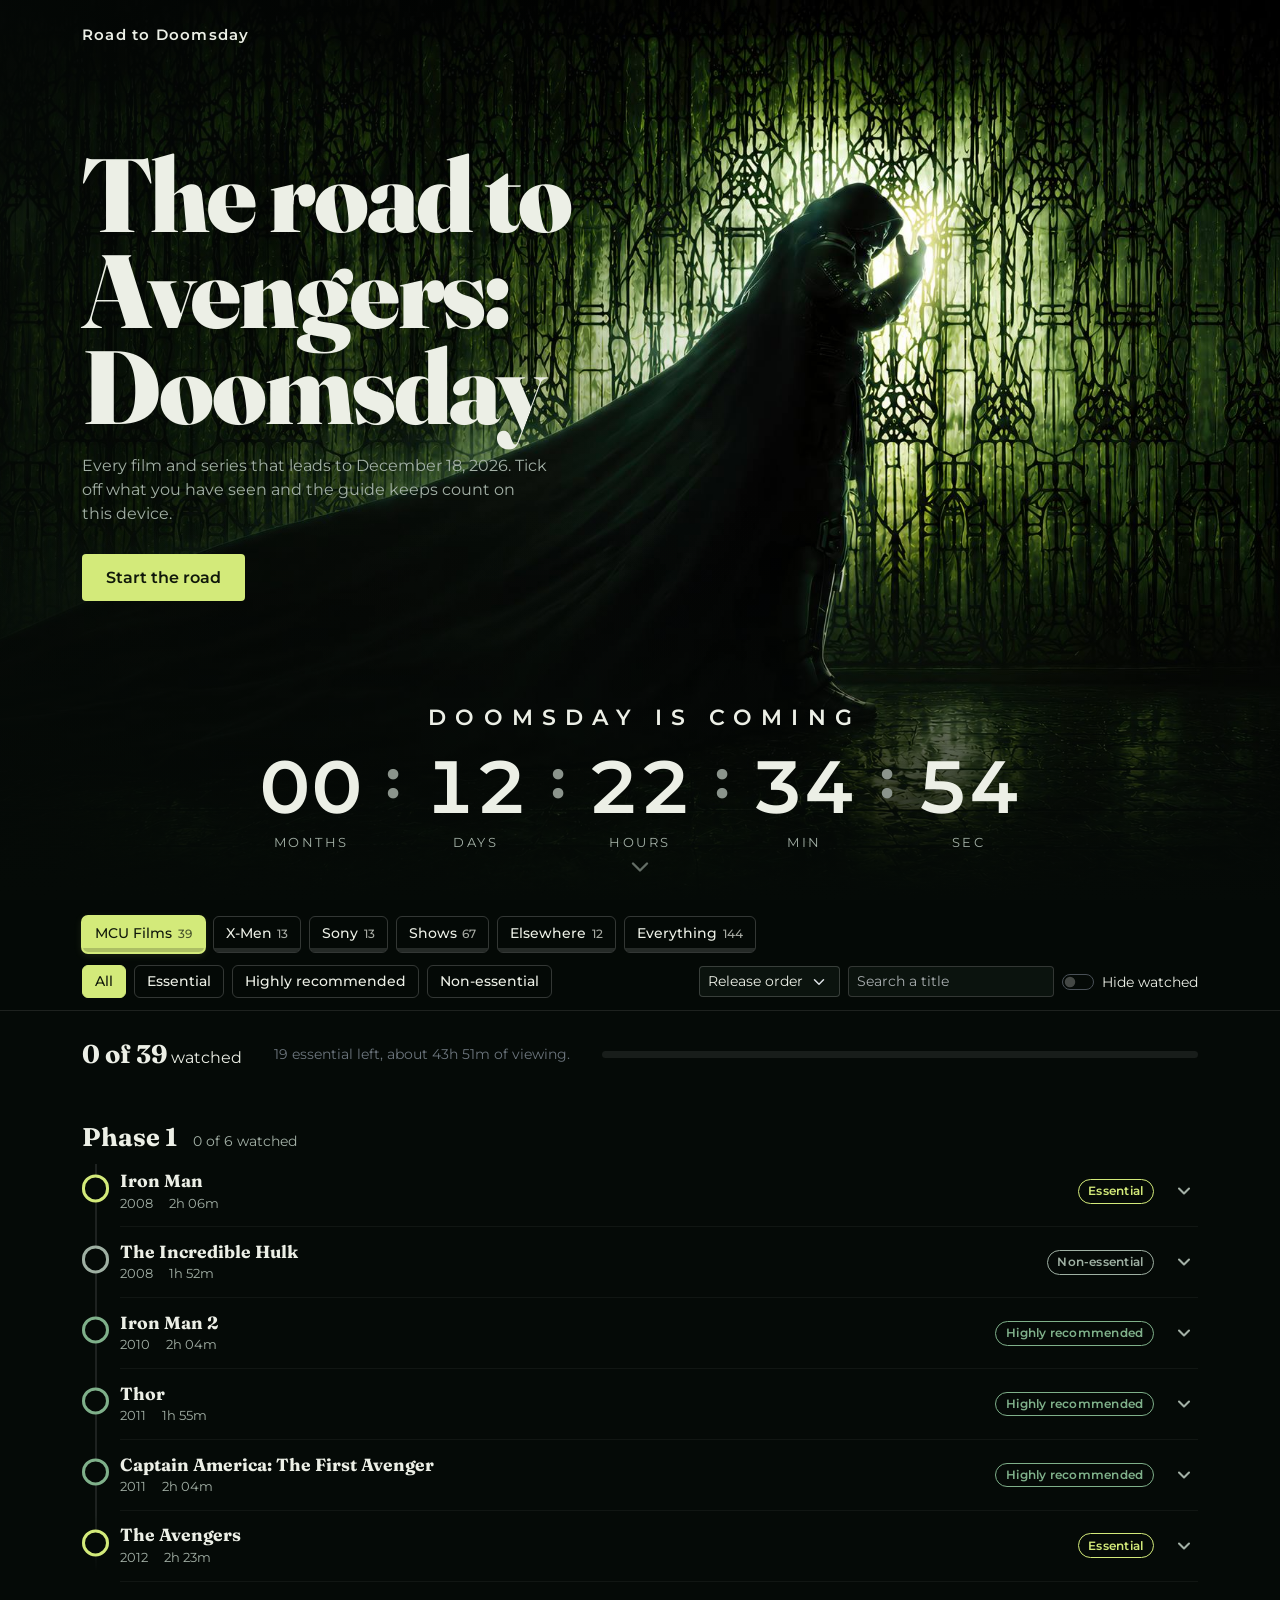
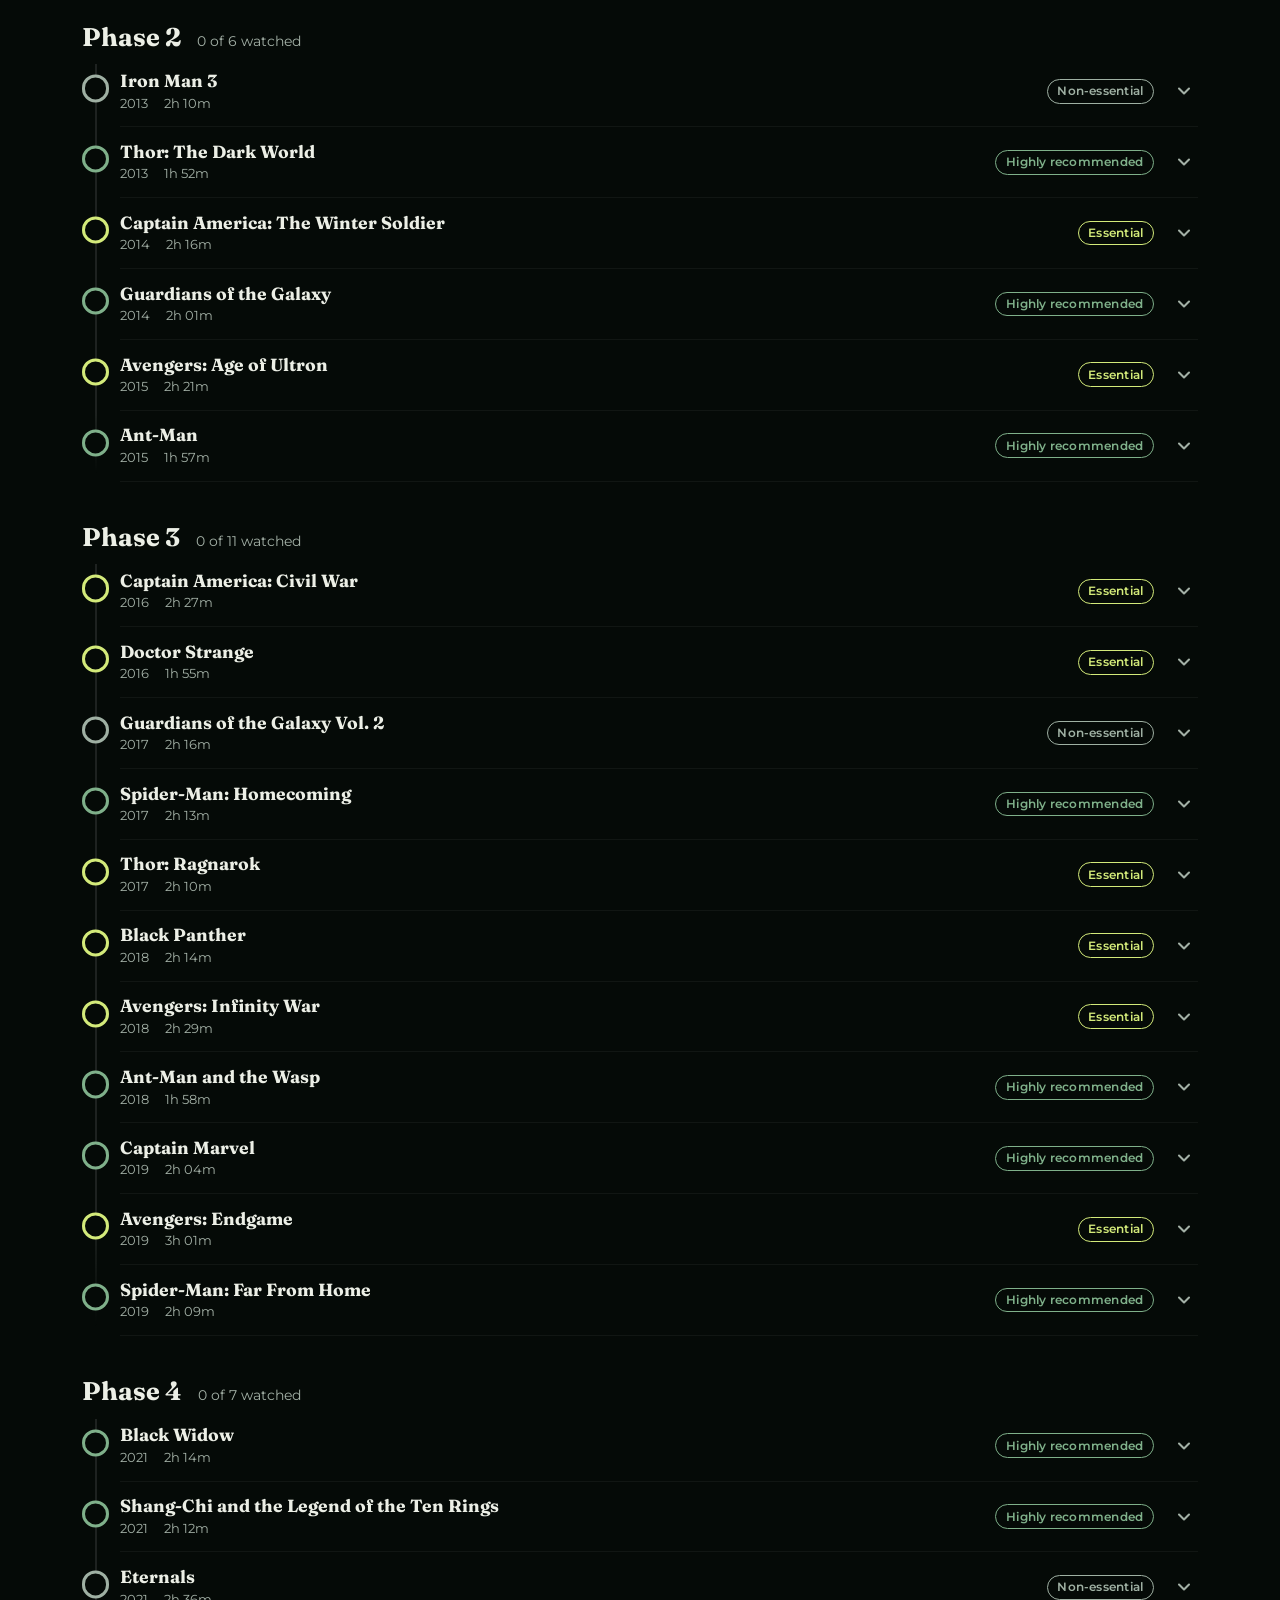
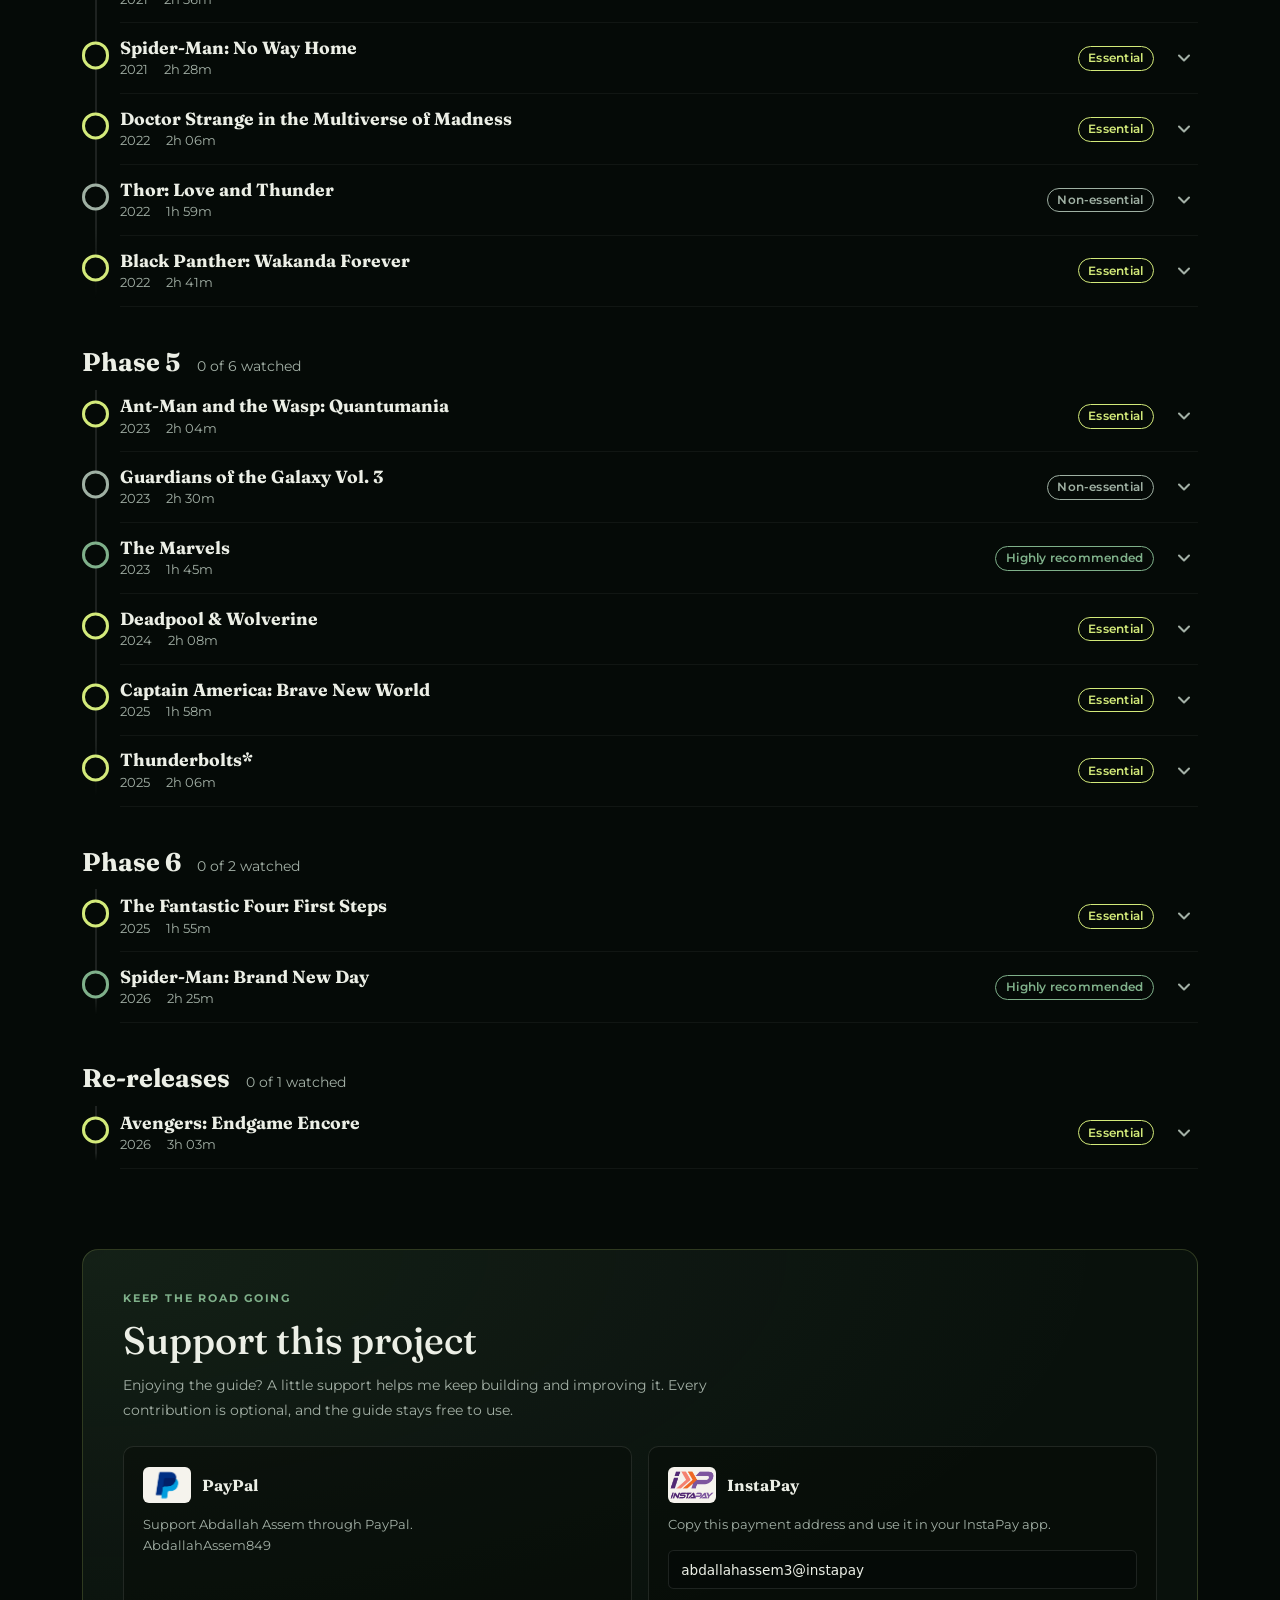
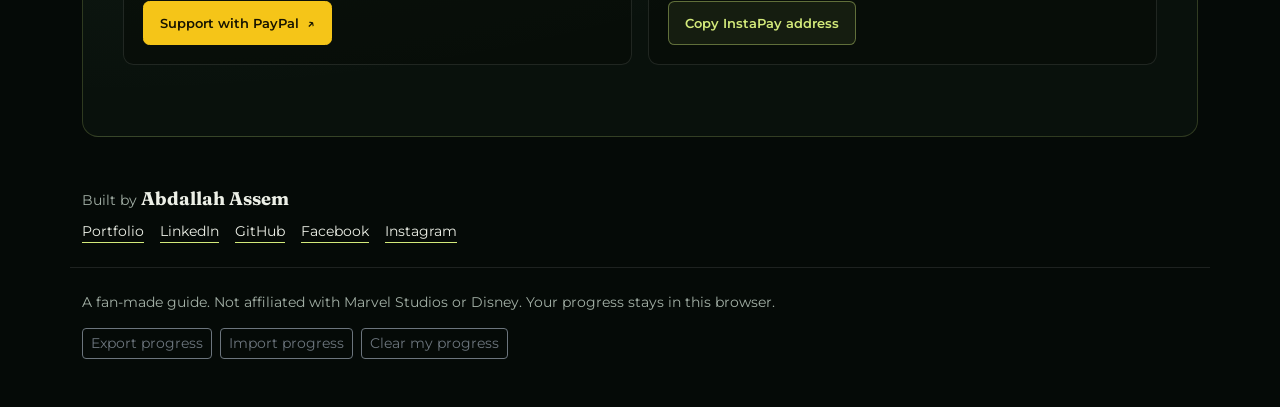
<file: index.html>
<!DOCTYPE html>
<html lang="en" data-bs-theme="dark">
<head>
<meta charset="utf-8">
<meta name="viewport" content="width=device-width, initial-scale=1">
<title>Road to Doomsday: MCU watch guide</title>
<meta name="description" content="Everything to watch before Avengers: Doomsday, with your progress saved on this device.">
<link rel="preload" as="image" href="doom-bg.jpg">
<link rel="preconnect" href="https://fonts.googleapis.com">
<link rel="preconnect" href="https://fonts.gstatic.com" crossorigin>
<link href="https://fonts.googleapis.com/css2?family=Fraunces:opsz,wght@9..144,700;9..144,900&family=Montserrat:wght@400;500;600;700&display=swap" rel="stylesheet">
<link href="https://cdn.jsdelivr.net/npm/bootstrap@5.3.3/dist/css/bootstrap.min.css" rel="stylesheet">
<style>
:root{--ink:#050a07;--glow:#d3ea7a;--sage:#7fb08a;--grey:#9fb0a3;--bone:#ecefe6;--muted:#a3b0a6;--line:#ffffff1a;
--bs-body-bg:var(--ink);--bs-body-color:var(--bone);--bs-body-font-family:'Montserrat',system-ui,sans-serif}
body{background:var(--ink)}
body::before{content:"";position:fixed;inset:0;z-index:-1;background:linear-gradient(#050a07e8,#050a07e8),url(doom-bg.jpg) 72% center/cover no-repeat}
h1,h2,h3{font-family:'Fraunces',Georgia,serif;text-wrap:balance}
:focus-visible{outline:2px solid var(--glow);outline-offset:3px}

/* ── Entrance animations ── */
@keyframes rise{from{opacity:0;transform:translateY(24px)}to{opacity:1;transform:none}}
@keyframes bounce{0%,100%{transform:translateY(0)}50%{transform:translateY(8px)}}
@keyframes progress-shine{0%{background-position:200% 0}100%{background-position:-200% 0}}
@media (prefers-reduced-motion:reduce){
  @keyframes rise{from{}to{}}
  @keyframes bounce{0%,100%{}50%{}}
  @keyframes progress-shine{0%{}100%{}}
  *{transition:none!important;animation:none!important}
}

/* Hero */
.hero{position:relative;min-height:100svh;display:flex;flex-direction:column;padding:1.5rem 0 3rem;
background:linear-gradient(to top,#050a07 0,#050a0700 45%),linear-gradient(90deg,#050a07c0 0,#050a0700 60%),url(doom-bg.jpg) 72% center/cover no-repeat}
.brand{font-weight:600;letter-spacing:.08em;font-size:.95rem}
.hero-main{flex:1;display:flex;align-items:center}
.hero h1{font-weight:900;font-size:clamp(2.8rem,8.5vw,6.5rem);line-height:.92;letter-spacing:-.02em;margin:0}
.hero .lede{max-width:30rem;color:var(--muted);margin:1.25rem 0 1.75rem;text-wrap:pretty}
.hero-main>div>*{animation:rise .7s ease-out backwards}
.hero-main>div>*:nth-child(1){animation-delay:.1s}
.hero-main>div>*:nth-child(2){animation-delay:.25s}
.hero-main>div>*:nth-child(3){animation-delay:.4s}
.count{animation:rise .7s ease-out .55s backwards}
.btn-glow{background:var(--glow);color:#10180a;font-weight:600;border:0;padding:.7rem 1.5rem;border-radius:.25rem;transition:background .2s,transform .15s}
.btn-glow:hover{background:#e4f59a;color:#10180a}
.btn-glow:active{transform:scale(.97)}

/* Scroll cue */
.scroll-cue{position:absolute;bottom:1.2rem;left:50%;translate:-50% 0;color:var(--muted);opacity:.6;transition:opacity .2s,color .2s;animation:bounce 2s infinite;line-height:0}
.scroll-cue:hover{color:var(--glow);opacity:1}

/* Counter */
.count{text-align:center}
.coming{font-weight:600;letter-spacing:.42em;text-transform:uppercase;font-size:clamp(.8rem,2.4vw,1.35rem);margin:0 0 1rem;padding-left:.42em}
.units{display:flex;justify-content:center;align-items:flex-start;gap:clamp(.4rem,2vw,1.2rem)}
.u{min-width:clamp(3rem,11vw,7rem)}
.u b{display:block;font-weight:600;font-size:clamp(2rem,8vw,4.6rem);line-height:1;font-variant-numeric:tabular-nums;will-change:contents}
.u span{display:block;margin-top:.6rem;font-size:clamp(.55rem,1.6vw,.8rem);letter-spacing:.2em;text-transform:uppercase;color:var(--muted)}
.units i{font-style:normal;font-weight:700;font-size:clamp(1.6rem,6vw,3.4rem);line-height:1.05;color:#8b948c}

/* Toolbar */
.tabs{flex-wrap:wrap;gap:.5rem;padding:.25rem 0}
.tabs .btn{white-space:nowrap;position:relative;overflow:hidden;padding-bottom:.55rem;transition:box-shadow .2s}
.tabs .btn.active{box-shadow:0 0 0 1px var(--glow),0 2px 8px #d3ea7a22}
.tb{position:absolute;left:0;right:0;bottom:0;height:4px;background:#ffffff22}
.tb i{display:block;height:100%;background:var(--glow);transition:width .4s}
.tabs .btn.active .tb{background:#10180a33}.tabs .btn.active .tb i{background:#10180a}
@media (max-width:991px){.toolbar{position:static}}
.btn-chip{--bs-btn-color:var(--bone);--bs-btn-border-color:#ffffff30;--bs-btn-hover-bg:#ffffff14;--bs-btn-hover-color:var(--bone);--bs-btn-active-bg:var(--glow);--bs-btn-active-color:#10180a;--bs-btn-active-border-color:var(--glow);--bs-btn-padding-y:.35rem;font-size:.85rem;font-weight:500;transition:background .2s,border-color .2s,color .2s}
.btn-chip small{opacity:.7;margin-left:.35rem}
.btn-chip.active[data-imp="E"]{background:var(--glow)!important;color:#10180a!important;border-color:var(--glow)!important}
.btn-chip.active[data-imp="H"]{background:var(--sage)!important;color:#10180a!important;border-color:var(--sage)!important}
.btn-chip.active[data-imp="N"]{background:var(--grey)!important;color:var(--ink)!important;border-color:var(--grey)!important}

.toolbar{position:sticky;top:0;z-index:20;background:#050a07ee;backdrop-filter:blur(8px);border-bottom:1px solid var(--line);padding:.75rem 0;transition:box-shadow .3s}
.toolbar.scrolled{box-shadow:0 .5rem 1.5rem #0006}
.form-control,.form-select{background-color:#0b130e;border-color:#ffffff30;font-size:.85rem}
input[type="search"]::-webkit-search-cancel-button{filter:invert(1) opacity(.5);cursor:pointer;appearance:auto}

.summary{display:flex;flex-wrap:wrap;gap:.5rem 2rem;align-items:center;padding:1.5rem 0 .5rem}
.summary strong{font-family:'Fraunces',serif;font-size:1.6rem}
.progress{height:.4rem;background:#ffffff14;flex:1 1 14rem;overflow:hidden}
.progress-bar{background:var(--glow);background-image:linear-gradient(90deg,var(--glow),#e4f59a,var(--glow));background-size:200% 100%;animation:progress-shine 3s linear infinite;transition:width .4s}

/* Phase headings */
.phase{margin:2.5rem 0 .25rem;display:flex;align-items:baseline;gap:1rem;flex-wrap:wrap}
.phase h2{font-size:1.6rem;font-weight:700;margin:0;transition:color .3s}
.phase span{color:var(--muted);font-size:.85rem}
.phase.phase-done h2{color:var(--glow)}
.phase.phase-done h2::after{content:" \2713";font-size:.65em;font-weight:700}

/* Timeline road */
ul.road{list-style:none;margin:0;padding:0 0 0 2.4rem;position:relative}
ul.road::before{content:"";position:absolute;left:.8rem;top:.5rem;bottom:.5rem;width:2px;
  background:linear-gradient(to bottom,var(--line) 0%,var(--line) 85%,transparent 100%)}
.stop{position:relative;display:flex;align-items:center;gap:1rem;padding:.85rem 0;border-bottom:1px solid #ffffff0d;flex-wrap:wrap;transition:background .2s}
.stop:hover{background:#ffffff06;border-radius:.3rem}
.stop:hover .info h3{color:var(--glow);transition:color .2s}
.node{position:absolute;left:-2.4rem;top:2rem;translate:0 -50%;width:1.7rem;height:1.7rem;border-radius:50%;border:3px solid var(--grey);background:var(--ink);color:#10180a;display:grid;place-items:center;padding:0;font-size:.85rem;font-weight:700;cursor:pointer;transition:background .25s,transform .15s,border-color .25s}
.node:hover{transform:scale(1.12)}
.node:active{transform:scale(.9)}
.imp-E .node{border-color:var(--glow)}.imp-H .node{border-color:var(--sage)}
.done .node{background:var(--glow);border-color:var(--glow);color:var(--ink);box-shadow:0 0 0 4px #d3ea7a12}
.stop.done{background:#7fb08a12;border-radius:.5rem;box-shadow:inset 3px 0 0 #7fb08a55;padding-left:.65rem;padding-right:.65rem}
.stop.done:hover{background:#7fb08a1c}
.info{flex:1;min-width:0;cursor:pointer}
.info h3{font-size:1.1rem;font-weight:700;margin:0;transition:color .2s}
.done .info h3{color:var(--bone)}
.meta{display:flex;flex-wrap:wrap;gap:.2rem 1rem;color:var(--muted);font-size:.8rem;margin-top:.15rem}
.tag{font-size:.75rem;font-weight:600;padding:.15rem .6rem;border-radius:1rem;border:1px solid currentColor;white-space:nowrap;letter-spacing:.02em}
.imp-E .tag{color:var(--glow)}.imp-H .tag{color:var(--sage)}.imp-N .tag{color:var(--grey)}
.chev{margin-left:auto;background:none;border:0;color:var(--muted);padding:.25rem;border-radius:50%;line-height:0;transition:transform .2s,color .2s}
.chev:hover{color:var(--glow)}
.open .chev{transform:rotate(180deg);color:var(--glow)}
.detail{flex-basis:100%;padding:.25rem 0 .4rem}
.detail[hidden]{display:none}
.about{color:#d4dbd1;font-size:.95rem;line-height:1.65;margin:0 0 .85rem;max-width:46rem;text-wrap:pretty}
.rates{display:flex;flex-wrap:wrap;align-items:center;gap:.5rem 1.1rem}
.sc{display:inline-flex;align-items:center;gap:.4rem;font-size:.85rem;color:var(--muted)}
.sc svg{width:1.3rem;height:1.3rem;flex:none}
.sc b{font-size:.95rem}
.sc.f b{color:#ff6a4d}.sc.r b{color:#8ad66b}
.rate{display:inline-flex;align-items:center;gap:.35rem;font-size:.85rem;font-weight:600}
.rate[hidden]{display:none}
.im{font-style:normal;background:#f5c518;color:#111;font-weight:800;font-size:.65rem;padding:0 .3rem;border-radius:.2rem;line-height:1.35}
.imdb-link{display:inline-flex;align-items:center;justify-content:center;min-height:38px;padding:.4rem .7rem;border:1px solid #f5c51866;border-radius:.35rem;background:#f5c51812;font-size:.8rem;font-weight:600;text-decoration:none;color:#f5c518}
.imdb-link:hover{background:#f5c51825}
.imdb-link:hover,.more:hover{text-decoration:underline}
.more{font-size:.8rem;font-weight:600;color:var(--glow);text-decoration:none;margin-left:auto}

/* Empty state */
.empty{text-align:center;padding:3rem 0;color:var(--muted)}
.empty svg{opacity:.4;margin-bottom:.5rem}
.empty button{margin-top:.75rem}

footer{padding:3rem 0;color:var(--muted);font-size:.85rem}
.credit{border-bottom:1px solid var(--line)}
.credit strong{color:var(--bone);font-family:'Fraunces',serif;font-size:1.15rem}
.credit a{color:var(--bone);text-decoration:none;border-bottom:1px solid var(--glow);padding-bottom:1px}
.credit a:hover{color:var(--glow)}

/* ── Mobile ── */
@media (max-width:575px){
  .tabs{display:flex!important;overflow-x:auto;scroll-snap-type:x mandatory;-webkit-overflow-scrolling:touch;-webkit-overflow-scrolling:touch}
  .tabs .btn{flex:none;scroll-snap-align:start;white-space:nowrap;line-height:1.25;padding-inline:.5rem}
  .tabs .btn small{display:inline;margin:0}
  .toolbar .row{gap:.5rem}
  .toolbar .form-select,.toolbar .form-control{font-size:.8rem}
  .stop{flex-wrap:wrap;gap:.4rem .8rem}
  .info{flex-basis:100%}
}
@media (pointer:coarse){
  .node{width:2rem;height:2rem}
  .chev{padding:.5rem}
  .btn-chip{padding:.5rem .8rem}
}
</style>
<link rel="stylesheet" href="support.css">
<script src="support.js" defer></script>
</head>
<body>

<header class="hero">
  <div class="container d-flex flex-column flex-grow-1">
    <div class="brand">Road to Doomsday</div>
    <div class="hero-main">
      <div>
        <h1>The road to<br>Avengers:<br>Doomsday</h1>
        <p class="lede">Every film and series that leads to December 18, 2026. Tick off what you have seen and the guide keeps count on this device.</p>
        <a class="btn btn-glow" href="#guide">Start the road</a>
      </div>
    </div>
    <div class="count" role="timer" aria-label="Time until Avengers: Doomsday">
      <p class="coming">Doomsday is coming</p>
      <div class="units">
        <div class="u"><b id="c-mo">00</b><span>Months</span></div><i>:</i>
        <div class="u"><b id="c-d">00</b><span>Days</span></div><i>:</i>
        <div class="u"><b id="c-h">00</b><span>Hours</span></div><i>:</i>
        <div class="u"><b id="c-m">00</b><span>Min</span></div><i>:</i>
        <div class="u"><b id="c-s">00</b><span>Sec</span></div>
      </div>
    </div>
  </div>
  <a href="#guide" class="scroll-cue" aria-label="Scroll to guide">
    <svg width="28" height="28" viewBox="0 0 24 24" fill="none" stroke="currentColor" stroke-width="2" stroke-linecap="round" stroke-linejoin="round"><path d="M6 9l6 6 6-6"/></svg>
  </a>
</header>

<div id="guide" class="toolbar">
  <div class="container">
    <div class="d-flex tabs mb-2" id="tabs" role="tablist" aria-label="Collections"></div>
    <div class="row g-2 align-items-center">
      <div class="col-12 col-lg">
        <div class="d-flex flex-wrap gap-2" role="group" aria-label="Importance">
          <button class="btn btn-chip" data-imp="all">All</button>
          <button class="btn btn-chip" data-imp="E">Essential</button>
          <button class="btn btn-chip" data-imp="H">Highly recommended</button>
          <button class="btn btn-chip" data-imp="N">Non-essential</button>
        </div>
      </div>
      <div class="col-6 col-lg-auto">
        <select class="form-select form-select-sm" id="sort" aria-label="Sort order">
          <option value="release">Release order</option>
          <option value="story">Story order</option>
          <option value="new">Newest first</option>
        </select>
      </div>
      <div class="col-6 col-lg-auto"><input class="form-control form-control-sm" id="q" type="search" placeholder="Search a title" aria-label="Search a title"></div>
      <div class="col-12 col-lg-auto">
        <div class="form-check form-switch mb-0"><input class="form-check-input" type="checkbox" id="unw"><label class="form-check-label small" for="unw">Hide watched</label></div>
      </div>
    </div>
  </div>
</div>

<main class="container pb-5">
  <div class="summary" id="summary"></div>
  <div id="list"></div>
</main>

<section class="container support-section" aria-labelledby="support-heading">
  <div class="support-panel">
    <p class="support-eyebrow">Keep the road going</p>
    <h2 id="support-heading">Support this project</h2>
    <p class="support-intro">Enjoying the guide? A little support helps me keep building and improving it. Every contribution is optional, and the guide stays free to use.</p>
    <div class="support-options">
      <div class="support-option">
        <h3 class="support-method"><span class="support-logo support-logo-paypal"><img src="paypal-logo.png" alt="" loading="lazy" width="1817" height="1266"></span>PayPal</h3>
        <p>Support Abdallah Assem through PayPal.<br><span>AbdallahAssem849</span></p>
        <a class="support-action support-paypal" href="https://www.paypal.com/paypalme/AbdallahAssem849" target="_blank" rel="noopener noreferrer">Support with PayPal <span aria-hidden="true">&#8599;</span></a>
      </div>
      <div class="support-option">
        <h3 class="support-method"><span class="support-logo"><img src="instapay-logo.png" alt="" loading="lazy" width="512" height="512"></span>InstaPay</h3>
        <p>Copy this payment address and use it in your InstaPay app.</p>
        <label class="visually-hidden" for="support-instapay">InstaPay payment address</label>
        <input class="support-address" id="support-instapay" value="abdallahassem3@instapay" readonly spellcheck="false" autocomplete="off">
        <button class="support-action" type="button" data-copy-instapay>Copy InstaPay address</button>
      </div>
    </div>
    <p class="support-status" role="status" aria-live="polite"></p>
  </div>
</section>

<footer>
  <div class="container credit pb-4 mb-4">
    <p class="mb-2">Built by <strong>Abdallah Assem</strong></p>
    <nav class="d-flex flex-wrap gap-3" aria-label="Abdallah Assem on the web">
      <a href="https://abdallah-assem-portfolio.abdallahassem3.workers.dev/" target="_blank" rel="noopener">Portfolio</a>
      <a href="http://www.linkedin.com/in/abdallah-assem" target="_blank" rel="noopener">LinkedIn</a>
      <a href="https://github.com/Abdallah-Assem" target="_blank" rel="noopener">GitHub</a>
      <a href="https://facebook.com/abdallah.assem.7" target="_blank" rel="noopener">Facebook</a>
      <a href="https://instagram.com/abdallahassem_" target="_blank" rel="noopener">Instagram</a>
    </nav>
  </div>
  <div class="container d-flex flex-wrap justify-content-between gap-3">
    <span>A fan-made guide. Not affiliated with Marvel Studios or Disney. Your progress stays in this browser.</span>
    <div class="d-flex flex-wrap gap-2">
      <button class="btn btn-sm btn-outline-secondary" id="export">Export progress</button>
      <button class="btn btn-sm btn-outline-secondary" id="import">Import progress</button>
      <button class="btn btn-sm btn-outline-secondary" id="reset">Clear my progress</button>
      <input type="file" id="importFile" accept="application/json" hidden>
    </div>
  </div>
</footer>

<script src="https://cdn.jsdelivr.net/npm/bootstrap@5.3.3/dist/js/bootstrap.bundle.min.js"></script>
<script>
/* Titles live in data.json: kind M MCU film, X X-Men, S Sony, W other Marvel films, T series. importance E/H/N. */
const D=[];
const TABS=[["M","MCU Films"],["X","X-Men"],["S","Sony"],["T","Shows"],["W","Elsewhere"],["A","Everything"]];
const IMP={E:"Essential",H:"Highly recommended",N:"Non-essential"};
const KIND={M:"MCU film",X:"X-Men universe",S:"Sony",W:"Marvel elsewhere",T:"Series or special"};
const GL={X:"X-Men universe",S:"Sony's Spider-Man films",W:"Other Marvel adaptations",T:"Netflix, Hulu and Freeform"};
const GKEYS=["1","2","3","4","5","6","7","0X","0S","0W","0T"];
const gk=d=>d.p?String(d.p):"0"+d.k;
const gl=k=>k[0]==="0"?GL[k[1]]:(k==="7"?"Re-releases":"Phase "+k);

const KEY="roadToDoomsday.v2";
const DEF={tab:"M",imp:"all",unw:false,sort:"release",q:"",watched:[]};
let S=load();
function load(){try{return Object.assign({},DEF,JSON.parse(localStorage.getItem(KEY)||"{}"))}catch(e){return Object.assign({},DEF)}}
function save(){try{localStorage.setItem(KEY,JSON.stringify(S))}catch(e){}}
const $=s=>document.querySelector(s);
const esc=s=>s.replace(/[&<>"]/g,c=>({"&":"&amp;","<":"&lt;",">":"&gt;",'"':"&quot;"}[c]));
const fmt=m=>!m?"Airing now":m<60?m+"m":Math.floor(m/60)+"h "+String(m%60).padStart(2,"0")+"m";
const inTab=d=>S.tab==="A"||d.k===S.tab;
const base=t=>t.replace(/^Marvel One-Shot: /,"").replace(/ \(Season \d+\)$/,"");
const imdbHref=d=>/^tt\d+$/.test(d.ii||"")?"https://www.imdb.com/title/"+d.ii+"/":"https://www.imdb.com/find/?s=tt&q="+encodeURIComponent(base(d.t)+(d.k==="T"?"":" "+d.y));
const SV=(b)=>`<svg viewBox="0 0 24 24" aria-hidden="true">${b}</svg>`;
const ICON={
  tom:SV('<circle cx="12" cy="14" r="8" fill="#fa320a"/><path d="M12 6.5C11 4 8.5 3.5 7 4.3c1.3.4 2.3 1.4 3 2.7zm0 0c1-2.5 3.5-3 5-2.2-1.3.4-2.3 1.4-3 2.7z" fill="#5cb85c"/>'),
  rot:SV('<path d="M12 3.5c2.6 0 3.6 2 5.6 3s3.4 4.1 1.6 7.1-4 5.9-7.6 5.9-7-2.2-7-6.2 2-5.9 4.8-7.9z" fill="#6ac34a"/>'),
  pop:SV('<circle cx="8" cy="8" r="3" fill="#ffe29a"/><circle cx="12" cy="6.5" r="3.2" fill="#fff1bd"/><circle cx="16" cy="8" r="3" fill="#ffe29a"/><path d="M5.8 10h12.4l-1.7 11.5H7.5z" fill="#fa320a"/><path d="M9.6 10l.7 11.5M14.4 10l-.7 11.5" stroke="#fff" stroke-width="1.5"/>'),
  popr:SV('<path d="M5.8 10h12.4l-1.7 11.5H7.5z" fill="#6ac34a"/><path d="M9.6 10l.7 11.5M14.4 10l-.7 11.5" stroke="#fff" stroke-width="1.5"/>')
};
function rates(d){
  const sc=(v,lab,good,bad)=>v==null?"":`<span class="sc ${v<60?"r":"f"}">${v<60?bad:good}<b>${v}%</b>${lab}</span>`;
  const im=`<span class="rate" title="${d.ib?(d.k==="T"?"IMDb rating for the whole series":"IMDb rating"):"IMDb rating unavailable"}"><i class="im">IMDb</i>${d.ib?Number(d.ib).toFixed(1):"N/A"}</span>`;
  return `<div class="rates">${sc(d.rc,"Critic",ICON.tom,ICON.rot)}${sc(d.ra,"Audience",ICON.pop,ICON.popr)}${im}
    <a class="imdb-link" href="${imdbHref(d)}" target="_blank" rel="noopener" aria-label="Open ${esc(d.t)} on IMDb">IMDb &#8599;</a>
    <a class="more" href="details.html?id=${encodeURIComponent(d.id)}">Read more &rarr;</a></div>`;
}
const sortMode=()=>S.sort==="story"&&S.tab!=="M"?"release":S.sort;

function visible(){
  const a=D.filter(d=>inTab(d)&&
    !(S.imp!=="all"&&d.i!==S.imp)&&
    !(S.unw&&S.watched.includes(d.id))&&
    !(S.q&&!d.t.toLowerCase().includes(S.q.toLowerCase())));
  const m=sortMode();
  if(m==="story")a.sort((x,y)=>x.s-y.s);
  else if(m==="new")a.sort((x,y)=>y.y-x.y);
  else a.sort((x,y)=>x.y-y.y);
  return a;
}
const OPEN=new Set();
function row(d){
  const w=S.watched.includes(d.id),o=OPEN.has(d.id);
  return `<li class="stop imp-${d.i} ${w?"done":""} ${o?"open":""}" data-id="${esc(d.id)}">
    <button class="node" data-w="${esc(d.id)}" aria-pressed="${w}" title="${w?'Mark as unwatched':'Mark as watched'}" aria-label="Mark ${esc(d.t)} as ${w?'unwatched':'watched'}">${w?"&#10003;":""}</button>
    <div class="info"><h3>${esc(d.t)}</h3><div class="meta"><span>${d.y}</span><span>${fmt(d.m)}</span>${S.tab==="A"?`<span>${KIND[d.k]}</span>`:""}</div></div>
    <span class="tag">${IMP[d.i]}</span>
    <button class="chev" data-x="${esc(d.id)}" aria-expanded="${o}" aria-label="Show details for ${esc(d.t)}"><svg width="20" height="20" viewBox="0 0 24 24" fill="none" stroke="currentColor" stroke-width="2.5" stroke-linecap="round" stroke-linejoin="round"><path d="M6 9l6 6 6-6"/></svg></button>
    <div class="detail" ${o?"":"hidden"}>${d.a?`<p class="about">${esc(d.a)}</p>`:""}${rates(d)}</div>
  </li>`;
}
function toggleOpen(li){
  const id=li.dataset.id,o=!OPEN.has(id);
  o?OPEN.add(id):OPEN.delete(id);
  li.classList.toggle("open",o);
  li.querySelector(".detail").hidden=!o;
  li.querySelector(".chev").setAttribute("aria-expanded",o);
}
function renderList(){
  const scope=D.filter(inTab),ess=scope.filter(d=>d.i==="E"),left=ess.filter(d=>!S.watched.includes(d.id));
  const w=scope.filter(d=>S.watched.includes(d.id)).length,pct=Math.round(w/scope.length*100);
  $("#summary").innerHTML=`<div><strong>${w} of ${scope.length}</strong> watched</div>
    <div class="text-secondary small">${!ess.length?"Nothing here is marked essential. Watch what you like.":left.length?`${left.length} essential left, about ${fmt(left.reduce((n,d)=>n+d.m,0))} of viewing.`:"Every essential title here is done."}</div>
    <div class="progress" role="progressbar" aria-label="Watched in this collection" aria-valuenow="${pct}" aria-valuemin="0" aria-valuemax="100"><div class="progress-bar" style="width:${pct}%"></div></div>`;
  const a=visible();let html="";
  if(!a.length){
    const allWatched=S.unw&&scope.length>0&&scope.every(d=>S.watched.includes(d.id));
    html=allWatched
      ?`<div class="empty"><svg width="48" height="48" viewBox="0 0 24 24" fill="none" stroke="currentColor" stroke-width="1.5"><circle cx="12" cy="12" r="10"/><path d="M8 12l3 3 5-6"/></svg><p>You've watched everything in this collection! Toggle "Hide watched" off to review.</p></div>`
      :`<div class="empty"><svg width="48" height="48" viewBox="0 0 24 24" fill="none" stroke="currentColor" stroke-width="1.5"><circle cx="11" cy="11" r="8"/><path d="M21 21l-4.35-4.35"/></svg><p>Nothing matches these filters.</p><button class="btn btn-sm btn-outline-secondary" id="clearFilters">Clear filters</button></div>`;
  }
  else if(sortMode()==="release"){
    GKEYS.forEach(k=>{
      const g=a.filter(d=>gk(d)===k);if(!g.length)return;
      const all=scope.filter(d=>gk(d)===k),n=all.filter(d=>S.watched.includes(d.id)).length;
      const doneCls=n===all.length&&all.length>0?"phase-done":"";
      html+=`<div class="phase ${doneCls}"><h2>${gl(k)}</h2><span>${n} of ${all.length} watched</span></div><ul class="road">${g.map(row).join("")}</ul>`;
    });
  }else html=`<ul class="road mt-4">${a.map(row).join("")}</ul>`;
  $("#list").innerHTML=html;
}
function render(){
  $("#tabs").innerHTML=TABS.map(([k,n])=>{
    const sc=D.filter(d=>k==="A"||d.k===k),w=sc.filter(d=>S.watched.includes(d.id)).length,p=sc.length?Math.round(w/sc.length*100):0;
    return `<button class="btn btn-chip ${S.tab===k?"active":""}" data-tab="${k}" role="tab" aria-selected="${S.tab===k}" title="${w} of ${sc.length} watched">${n}<small>${sc.length}</small><span class="tb" role="progressbar" aria-label="${n} watched" aria-valuenow="${p}" aria-valuemin="0" aria-valuemax="100"><i style="width:${p}%"></i></span></button>`;
  }).join("");
  document.querySelectorAll("[data-imp]").forEach(b=>b.classList.toggle("active",b.dataset.imp===S.imp));
  const st=$("#sort").querySelector('[value="story"]');st.hidden=st.disabled=S.tab!=="M";
  $("#sort").value=sortMode();$("#unw").checked=S.unw;$("#q").value=S.q;
  renderList();
}
const toggle=(a,id)=>{const i=a.indexOf(id);i>-1?a.splice(i,1):a.push(id)};
document.addEventListener("click",e=>{
  if(e.target.closest("#clearFilters")){
    S.imp="all";S.q="";S.unw=false;$("#q").value="";$("#unw").checked=false;
    document.querySelectorAll("[data-imp]").forEach(b=>b.classList.toggle("active",b.dataset.imp==="all"));
    save();renderList();return;
  }
  const inf=e.target.closest(".info");
  if(inf&&!e.target.closest("a,button")){toggleOpen(inf.closest("li"));return}
  const b=e.target.closest("button");if(!b)return;
  if(b.dataset.x!==undefined){toggleOpen(b.closest("li"));return}
  if(b.dataset.w!==undefined)toggle(S.watched,b.dataset.w);
  else if(b.dataset.tab)S.tab=b.dataset.tab;
  else if(b.dataset.imp)S.imp=b.dataset.imp;
  else if(b.id==="export"){
    const a=document.createElement("a");
    a.href=URL.createObjectURL(new Blob([JSON.stringify({watched:S.watched},null,2)],{type:"application/json"}));
    a.download="road-to-doomsday-progress.json";a.click();URL.revokeObjectURL(a.href);return;
  }
  else if(b.id==="import"){$("#importFile").click();return}
  else if(b.id==="reset"){if(!confirm("Clear everything you have marked on this device?"))return;S=Object.assign({},DEF,{watched:[]})}
  else return;
  save();render();
});
 $("#importFile").addEventListener("change",e=>{
  const f=e.target.files[0];if(!f)return;
  f.text().then(t=>{
    const j=JSON.parse(t),ok=a=>Array.isArray(a)&&a.every(x=>typeof x==="string");
    if(!ok(j.watched))throw 0;
    S.watched=j.watched;save();render();
  }).catch(()=>alert("That file is not a valid progress export.")).finally(()=>{e.target.value=""});
});
 $("#sort").addEventListener("change",e=>{S.sort=e.target.value;save();render()});
 $("#unw").addEventListener("change",e=>{S.unw=e.target.checked;save();renderList()});

/* Debounced search */
let searchTimer;
 $("#q").addEventListener("input",e=>{
  clearTimeout(searchTimer);
  searchTimer=setTimeout(()=>{S.q=e.target.value;save();renderList()},150);
});

/* Sticky toolbar shadow on scroll */
window.addEventListener("scroll",()=>{$("#guide").classList.toggle("scrolled",window.scrollY>10)},{passive:true});

/* Countdown to December 18, 2026, split into calendar months, days, hours, minutes and seconds */
const T=new Date("2026-12-18T00:00:00"),pad=n=>String(n).padStart(2,"0");
function tick(){
  const now=new Date();let mo=0,ms=Math.max(0,T-now);
  if(T>now){
    mo=(T.getFullYear()-now.getFullYear())*12+T.getMonth()-now.getMonth();
    let a=new Date(now);a.setMonth(a.getMonth()+mo);
    if(a>T){mo--;a=new Date(now);a.setMonth(a.getMonth()+mo)}
    ms=T-a;
  }
  const v={mo,d:Math.floor(ms/864e5),h:Math.floor(ms/36e5)%24,m:Math.floor(ms/6e4)%60,s:Math.floor(ms/1e3)%60};
  for(const k in v)$("#c-"+k).textContent=pad(v[k]);
}
function loadData(){
  fetch("data.json").then(r=>{if(!r.ok)throw 0;return r.json()}).then(rows=>{
    rows.forEach(r=>{
      const d={k:r.kind,t:r.title,y:r.year,m:r.minutes,i:r.importance||"N",p:r.phase||0,s:r.story,rc:r.rtCritic,ra:r.rtAudience,a:r.about,ib:r.imdbRating,ii:r.imdbId,id:r.kind+"|"+r.title};
      D.push(d);
    });
    render();
  }).catch(()=>{$("#list").innerHTML='<p class="empty">Could not load data.json. Serve this folder over HTTP (for example with VS Code Live Server) or publish it on GitHub Pages.</p>'});
}
window.addEventListener("storage",e=>{if(e.key===KEY||e.key===null){S=load();if(D.length)render()}});
window.addEventListener("pageshow",()=>{S=load();if(D.length)render()});
tick();setInterval(tick,1000);loadData();
</script>
</body>
</html>
</file>
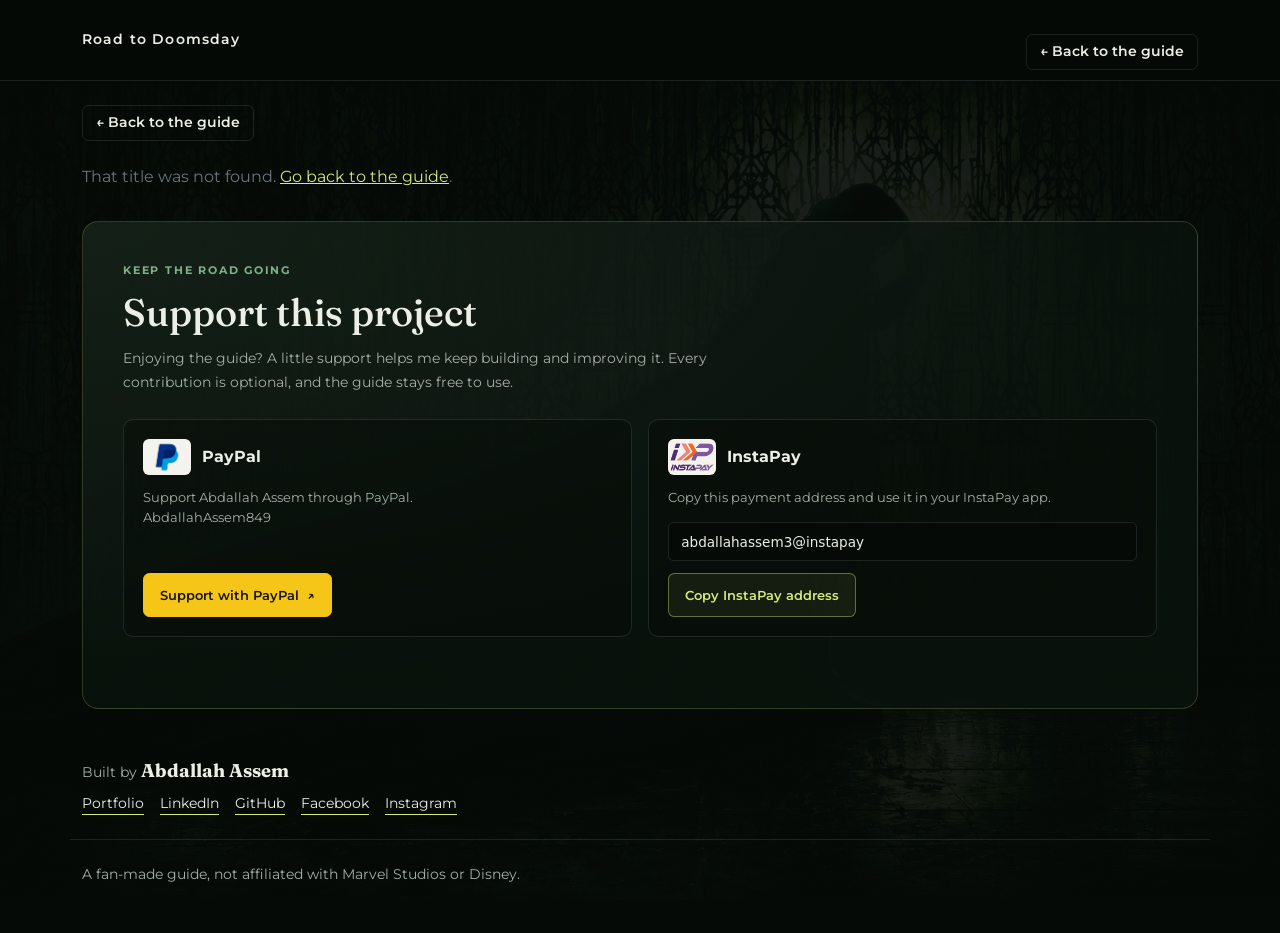
<file: details.html>
<!DOCTYPE html>
<html lang="en" data-bs-theme="dark">
<head>
<meta charset="utf-8">
<meta name="viewport" content="width=device-width, initial-scale=1">
<title>Details | Road to Doomsday</title>
<link rel="preconnect" href="https://fonts.googleapis.com">
<link rel="preconnect" href="https://fonts.gstatic.com" crossorigin>
<link href="https://fonts.googleapis.com/css2?family=Fraunces:opsz,wght@9..144,700;9..144,900&family=Montserrat:wght@400;500;600;700&display=swap" rel="stylesheet">
<link href="https://cdn.jsdelivr.net/npm/bootstrap@5.3.3/dist/css/bootstrap.min.css" rel="stylesheet">
<style>
:root{--ink:#050a07;--glow:#d3ea7a;--sage:#7fb08a;--grey:#9fb0a3;--bone:#ecefe6;--muted:#a3b0a6;--line:#ffffff1a;
--bs-body-bg:var(--ink);--bs-body-color:var(--bone);--bs-body-font-family:'Montserrat',system-ui,sans-serif}
body{background:var(--ink);min-height:100vh}
body::before{content:"";position:fixed;inset:0;z-index:-1;background:linear-gradient(#050a07ea,#050a07ea),url(doom-bg.jpg) 70% center/cover no-repeat}
h1,h2{font-family:'Fraunces',Georgia,serif;text-wrap:balance}
:focus-visible{outline:2px solid var(--glow);outline-offset:3px}
a{color:var(--glow)}

/* Top bar */
.topbar{background:#050a07ee;backdrop-filter:blur(8px);border-bottom:1px solid var(--line);padding:.6rem 0;position:sticky;top:0;z-index:20}
.topbar .brand{font-weight:600;letter-spacing:.08em;font-size:.9rem;color:var(--bone);text-decoration:none}
.topbar .brand:hover{color:var(--glow)}

/* Back button */
.back{display:inline-flex;align-items:center;gap:.4rem;margin:1.5rem 0;color:var(--bone);text-decoration:none;font-weight:600;font-size:.9rem;padding:.4rem .8rem;border:1px solid var(--line);border-radius:.4rem;transition:all .2s}
.back:hover{border-color:var(--glow);color:var(--glow);background:#ffffff06}

/* Entrance animation */
@keyframes rise{from{opacity:0;transform:translateY(20px)}to{opacity:1;transform:none}}
#main>.row{animation:rise .5s ease-out}
@media (prefers-reduced-motion:reduce){@keyframes rise{from{}to{}}*{animation:none!important;transition:none!important}}

/* Poster */
.poster{width:100%;max-width:280px;border-radius:.5rem;box-shadow:0 1rem 3rem #000a;background:#0b130e;transition:transform .3s,box-shadow .3s}
.poster:hover{transform:translateY(-4px) scale(1.02);box-shadow:0 1.5rem 4rem #000d}

/* Title & facts */
h1{font-weight:900;font-size:clamp(2rem,6vw,3.6rem);line-height:1;letter-spacing:-.02em;margin:0 0 .75rem}
.facts-line{display:flex;flex-wrap:wrap;gap:.4rem 1.1rem;color:var(--muted);font-size:.9rem;margin-bottom:1rem}
.pill{font-size:.75rem;font-weight:600;padding:.15rem .7rem;border-radius:1rem;border:1px solid #ffffff40;letter-spacing:.02em}
.plot{font-size:1.05rem;line-height:1.65;max-width:42rem;margin:1.25rem 0 1.5rem;text-wrap:pretty}

/* Scores */
.scores{display:grid;grid-template-columns:repeat(4,minmax(0,1fr));gap:.85rem;margin:2rem 0}
.score{--score-color:var(--glow);background:linear-gradient(145deg,#132019dd,#0b130eee);border:1px solid var(--line);border-radius:.75rem;padding:1rem;min-width:0;min-height:9rem;display:flex;flex-direction:column;position:relative;overflow:hidden;transition:border-color .2s}
.score-imdb{--score-color:#f5c518}.score-critics{--score-color:#fa5541}.score-audience{--score-color:#edc766}.score-meta{--score-color:#72c978}
.score:hover{border-color:var(--glow)}
.score::after{content:"";position:absolute;left:0;bottom:0;height:3px;width:var(--pct,0%);background:var(--score-color);transition:width .5s ease-out}
.score b{display:block;font-family:'Fraunces',serif;font-size:clamp(1.8rem,3vw,2.3rem);line-height:1.15;margin:.6rem 0 .35rem}
.score small{color:var(--muted);font-size:.7rem;margin-top:auto}
.score .src{display:flex;align-items:center;gap:.4rem;font-size:.75rem;font-weight:600;color:var(--muted);min-height:2rem;line-height:1.3}
.score-icon{width:1.15rem;height:1.15rem;flex:none}
.im{font-style:normal;background:#f5c518;color:#111;font-weight:800;font-size:.65rem;padding:0 .3rem;border-radius:.2rem}

/* Facts grid */
dl.facts{display:grid;grid-template-columns:max-content 1fr;gap:.6rem 1.5rem;max-width:46rem;margin:0}
dl.facts dt{color:var(--muted);font-weight:500;font-size:.85rem}
dl.facts dd{margin:0}
.note{color:var(--muted);font-size:.85rem;margin-top:1.5rem}
.btn-glow{background:var(--glow);color:#10180a;font-weight:600;border:0;border-radius:.25rem;padding:.55rem 1.2rem;text-decoration:none;display:inline-block;transition:background .2s,transform .15s}
.btn-glow:hover{background:#e4f59a;color:#10180a}
.btn-glow:active{transform:scale(.97)}
.title-hero{display:grid;grid-template-columns:minmax(150px,240px) minmax(0,1fr);column-gap:clamp(1.25rem,4vw,3rem);row-gap:0;align-items:center;animation:rise .5s ease-out}
.title-hero.no-poster{grid-template-columns:1fr}
.title-poster{grid-row:span 2}.title-hero>.title-actions{grid-column:2}.title-hero.no-poster>.title-actions{grid-column:1}
.title-copy{min-width:0}.title-copy .eyebrow{color:var(--sage);font-size:.7rem;font-weight:700;letter-spacing:.18em;text-transform:uppercase;margin:0 0 .85rem}
.title-actions{display:flex;flex-wrap:wrap;gap:.75rem;margin-top:1.5rem}
.title-actions>button,.title-actions>a{display:inline-flex;align-items:center;justify-content:center;gap:.5rem;min-height:46px;font-size:.85rem;border-radius:.45rem;padding:.65rem 1rem}
.btn-imdb{background:#f5c518;color:#171400;border:1px solid #f5c518;font-weight:700;text-decoration:none;transition:background .2s}
.btn-imdb:hover{background:#ffe16b;color:#171400}
.btn-watch{background:#ffffff08;color:var(--bone);border:1px solid #ffffff35;font-weight:600;transition:background .2s,border-color .2s}
.btn-watch:hover{background:#ffffff12;border-color:var(--sage)}
.btn-watch[aria-pressed="true"]{background:#7fb08a25;border-color:var(--sage);color:var(--glow)}
.watch-symbol{display:grid;place-items:center;width:1.2rem;height:1.2rem;border:1px solid currentColor;border-radius:50%;font-size:.75rem}
.btn-watch[aria-pressed="true"] .watch-symbol{background:var(--glow);border-color:var(--glow);color:var(--ink)}
.details-body{padding:0 0 1.5rem}.section-label{font-family:'Montserrat',system-ui,sans-serif;font-size:.75rem;font-weight:700;letter-spacing:.14em;text-transform:uppercase;color:var(--sage);margin:2rem 0 .75rem}
.details-body .plot{margin:.75rem 0 1.5rem;max-width:52rem}
.watch-feedback{font-size:.8rem;color:var(--muted);margin:.65rem 0 0;min-height:1.2em}
@media (max-width:991px){.scores{grid-template-columns:repeat(2,minmax(0,1fr))}}
@media (max-width:575px){.title-poster{grid-row:auto}.title-hero>.title-actions{grid-column:1/-1}}
@media (max-width:575px){.title-hero{grid-template-columns:100px minmax(0,1fr);gap:1rem;align-items:start}.title-copy h1{font-size:clamp(1.65rem,7vw,2.4rem)}.title-copy .eyebrow{font-size:.6rem;letter-spacing:.1em}.facts-line{font-size:.75rem;gap:.3rem .6rem}.pill{font-size:.65rem}.title-actions{grid-column:1/-1;margin-top:0}.title-actions>button,.title-actions>a{flex:1}.scores{gap:.6rem;margin:1.5rem 0}.score{padding:.8rem;min-height:8.5rem}.score .src{font-size:.7rem}.poster{border-radius:.5rem}.topbar .container{gap:.75rem}.topbar .brand{font-size:.75rem}.topbar .back{font-size:.7rem;padding:.4rem}}

/* Skeleton loader */
@keyframes shimmer{0%{background-position:200% 0}100%{background-position:-200% 0}}
.skel{background:linear-gradient(90deg,#0b130e 25%,#16221a 50%,#0b130e 75%);background-size:200% 100%;animation:shimmer 1.5s infinite;border-radius:.3rem}
.skel-line{height:1rem;margin-bottom:.75rem}
.skel-title{height:3rem;width:70%;margin-bottom:1rem}
.skel-poster{height:380px;max-width:280px;border-radius:.5rem}

footer{padding:3rem 0;color:var(--muted);font-size:.85rem}
.credit{border-bottom:1px solid var(--line)}
.credit strong{color:var(--bone);font-family:'Fraunces',serif;font-size:1.15rem}
.credit a{color:var(--bone);text-decoration:none;border-bottom:1px solid var(--glow);padding-bottom:1px}
.credit a:hover{color:var(--glow)}

@media (max-width:575px){dl.facts{grid-template-columns:1fr;gap:.1rem}dl.facts dd{margin-bottom:.7rem}}
@media (prefers-reduced-motion:reduce){@keyframes shimmer{0%{}100%{}}}
</style>
<link rel="stylesheet" href="support.css">
<script src="support.js" defer></script>
</head>
<body>

<div class="topbar">
  <div class="container d-flex align-items-center justify-content-between">
    <a class="brand" href="index.html#guide">Road to Doomsday</a>
    <a class="back mb-0" href="index.html#guide">&larr; Back to the guide</a>
  </div>
</div>

<main class="container">
  <a class="back" href="index.html#guide">&larr; Back to the guide</a>
  <div id="main" aria-live="polite">
    <div class="row g-4 pb-4">
      <div class="col-md-4 col-lg-3"><div class="skel skel-poster"></div></div>
      <div class="col">
        <div class="skel skel-title"></div>
        <div class="skel skel-line" style="width:40%"></div>
        <div class="skel skel-line" style="width:90%"></div>
        <div class="skel skel-line" style="width:75%"></div>
        <div class="skel skel-line" style="width:85%"></div>
        <div class="skel skel-line" style="width:60%"></div>
      </div>
    </div>
  </div>
</main>

<section class="container support-section" aria-labelledby="support-heading">
  <div class="support-panel">
    <p class="support-eyebrow">Keep the road going</p>
    <h2 id="support-heading">Support this project</h2>
    <p class="support-intro">Enjoying the guide? A little support helps me keep building and improving it. Every contribution is optional, and the guide stays free to use.</p>
    <div class="support-options">
      <div class="support-option">
        <h3 class="support-method"><span class="support-logo support-logo-paypal"><img src="paypal-logo.png" alt="" loading="lazy" width="1817" height="1266"></span>PayPal</h3>
        <p>Support Abdallah Assem through PayPal.<br><span>AbdallahAssem849</span></p>
        <a class="support-action support-paypal" href="https://www.paypal.com/paypalme/AbdallahAssem849" target="_blank" rel="noopener noreferrer">Support with PayPal <span aria-hidden="true">&#8599;</span></a>
      </div>
      <div class="support-option">
        <h3 class="support-method"><span class="support-logo"><img src="instapay-logo.png" alt="" loading="lazy" width="512" height="512"></span>InstaPay</h3>
        <p>Copy this payment address and use it in your InstaPay app.</p>
        <label class="visually-hidden" for="support-instapay">InstaPay payment address</label>
        <input class="support-address" id="support-instapay" value="abdallahassem3@instapay" readonly spellcheck="false" autocomplete="off">
        <button class="support-action" type="button" data-copy-instapay>Copy InstaPay address</button>
      </div>
    </div>
    <p class="support-status" role="status" aria-live="polite"></p>
  </div>
</section>

<footer>
  <div class="container credit pb-4 mb-4">
    <p class="mb-2">Built by <strong>Abdallah Assem</strong></p>
    <nav class="d-flex flex-wrap gap-3" aria-label="Abdallah Assem on the web">
      <a href="https://abdallah-assem-portfolio.abdallahassem3.workers.dev/" target="_blank" rel="noopener">Portfolio</a>
      <a href="http://www.linkedin.com/in/abdallah-assem" target="_blank" rel="noopener">LinkedIn</a>
      <a href="https://github.com/Abdallah-Assem" target="_blank" rel="noopener">GitHub</a>
      <a href="https://facebook.com/abdallah.assem.7" target="_blank" rel="noopener">Facebook</a>
      <a href="https://instagram.com/abdallahassem_" target="_blank" rel="noopener">Instagram</a>
    </nav>
  </div>
  <div class="container d-flex flex-wrap justify-content-between gap-3">
    <span>A fan-made guide, not affiliated with Marvel Studios or Disney.</span>
  </div>
</footer>

<script>
const $=s=>document.querySelector(s);
const esc=s=>String(s).replace(/[&<>"]/g,c=>({"&":"&amp;","<":"&lt;",">":"&gt;",'"':"&quot;"}[c]));
const has=v=>v&&v!=="N/A";
const fmt=m=>!m?"Airing now":m<60?m+"m":Math.floor(m/60)+"h "+String(m%60).padStart(2,"0")+"m";
const id=new URLSearchParams(location.search).get("id")||"";
const progressKey="roadToDoomsday.v2";
function readProgress(){
  try{
    const value=JSON.parse(localStorage.getItem(progressKey)||"{}");
    const state=value&&typeof value==="object"&&!Array.isArray(value)?value:{};
    if(!Array.isArray(state.watched))state.watched=[];
    return state;
  }catch{return {watched:[]}}
}
function updateWatchButton(){
  const button=$("#watch-title");if(!button)return;
  const watched=readProgress().watched.includes(id);
  button.setAttribute("aria-pressed",String(watched));
  button.innerHTML=`<span class="watch-symbol" aria-hidden="true">${watched?"&#10003;":"+"}</span>${watched?"Watched":"Mark as watched"}`;
  button.title=watched?"Mark as unwatched":"Mark as watched";
}
document.addEventListener("click",event=>{
  if(!event.target.closest("#watch-title"))return;
  const state=readProgress(),watched=state.watched.includes(id);
  state.watched=watched?state.watched.filter(value=>value!==id):[...state.watched,id];
  try{
    localStorage.setItem(progressKey,JSON.stringify(state));
    updateWatchButton();
    $("#watch-feedback").textContent=watched?"Marked as unwatched. Progress saved.":"Watched. Progress saved to your guide.";
  }catch{$("#watch-feedback").textContent="Could not save progress. Allow browser storage and try again."}
});
window.addEventListener("storage",event=>{if(event.key===progressKey||event.key===null)updateWatchButton()});
window.addEventListener("pageshow",updateWatchButton);

Promise.all([
  fetch("data.json").then(r=>r.json()),
  fetch("details-data.json").then(r=>r.ok?r.json():{}).catch(()=>({}))
]).then(([rows,details])=>{
  const r=rows.find(x=>x.kind+"|"+x.title===id);
  if(!r){$("#main").innerHTML='<p class="text-secondary">That title was not found. <a href="index.html#guide">Go back to the guide</a>.</p>';return}
  show(r,details[id]);
}).catch(()=>{$("#main").innerHTML='<p class="text-secondary">Could not load the data. Serve this folder over HTTP or publish it on GitHub Pages.</p>'});

function scorePct(val){
  const m=String(val).match(/(\d+(?:\.\d+)?)/);
  if(!m)return 0;
  const n=parseFloat(m[1]);
  if(/\/\s*100\s*$/.test(val)||/%\s*$/.test(val))return n;
  if(/\/\s*10\s*$/.test(val))return n*10;
  return n<=10?n*10:n;
}

function scoreIcon(src,val,im){
  if(im||src==="IMDb")return '<i class="im" aria-hidden="true">IMDb</i>';
  const svg=body=>`<svg class="score-icon" viewBox="0 0 24 24" aria-hidden="true" focusable="false">${body}</svg>`;
  const low=scorePct(val)<60;
  if(/Rotten Tomatoes/i.test(src)){
    if(/audience/i.test(src))return svg(`${low?"":'<circle cx="8" cy="8" r="3" fill="#ffe29a"/><circle cx="12" cy="6.5" r="3.2" fill="#fff1bd"/><circle cx="16" cy="8" r="3" fill="#ffe29a"/>'}<path d="M5.8 10h12.4l-1.7 11.5H7.5z" fill="${low?"#6ac34a":"#fa320a"}"/><path d="M9.6 10l.7 11.5M14.4 10l-.7 11.5" stroke="#fff" stroke-width="1.5"/>`);
    return svg(low?'<path d="M12 3.5c2.6 0 3.6 2 5.6 3s3.4 4.1 1.6 7.1-4 5.9-7.6 5.9-7-2.2-7-6.2 2-5.9 4.8-7.9z" fill="#6ac34a"/>':'<circle cx="12" cy="14" r="8" fill="#fa320a"/><path d="M12 6.5C11 4 8.5 3.5 7 4.3c1.3.4 2.3 1.4 3 2.7zm0 0c1-2.5 3.5-3 5-2.2-1.3.4-2.3 1.4-3 2.7z" fill="#5cb85c"/>');
  }
  if(/Metacritic/i.test(src))return svg('<circle cx="12" cy="12" r="10" fill="#ffcc33"/><circle cx="12" cy="12" r="7.5" fill="#17201a"/><path d="M6.5 16V9h2v1c.8-1.5 3-1.5 3.8 0 1-1.6 4.7-1.6 4.7 1.6V16h-2v-4c0-1.6-2-1.6-2 0v4h-2v-4c0-1.6-2.5-1.6-2.5 0v4z" fill="#fff"/>');
  return svg('<circle cx="12" cy="12" r="9" fill="#d3ea7a"/><path d="m12 5 2 4 4.5.7-3.3 3.2.8 4.5-4-2.1-4 2.1.8-4.5-3.3-3.2L10 9z" fill="#17201a"/>');
}

function score(src,val,sub,im){
  const pct=Math.max(0,Math.min(100,scorePct(val)));
  const type=im||src==="IMDb"?"imdb":/audience/i.test(src)?"audience":/Rotten Tomatoes/i.test(src)?"critics":/Metacritic/i.test(src)?"meta":"other";
  return `<div class="score score-${type}" style="--pct:${pct}%"><span class="src">${scoreIcon(src,val,im)}${esc(src)}</span><b>${esc(val)}</b>${sub?`<small>${esc(sub)}</small>`:""}</div>`;
}

function show(r,o){
  const title=r.title;
  document.title=title+" | Road to Doomsday";
  const scores=[];
  if(o){
    (o.Ratings||[]).forEach(x=>{
      const imdb=/Internet Movie/.test(x.Source);
      scores.push(score(imdb?"IMDb":x.Source,x.Value,imdb&&has(o.imdbVotes)?o.imdbVotes+" votes":"",imdb));
    });
  }
  if(r.rtAudience!=null)scores.push(score("Rotten Tomatoes audience",r.rtAudience+"%"));
  if(!o&&r.rtCritic!=null)scores.unshift(score("Rotten Tomatoes critics",r.rtCritic+"%"));
  const rows=[["Director","Director"],["Writer","Writer"],["Actors","Actors"],["Released","Released"],["Language","Language"],["Country","Country"],["Awards","Awards"],["Box office","BoxOffice"],["Production","Production"]]
    .filter(([,k])=>o&&has(o[k])).map(([l,k])=>`<dt>${l}</dt><dd>${esc(o[k])}</dd>`).join("");
  const genres=(o&&has(o.Genre))?o.Genre.split(",").map(g=>`<span class="pill">${esc(g.trim())}</span>`).join(" "):"";
  const poster=o&&has(o.Poster)&&o.Poster.startsWith("https://")?`<div class="title-poster"><img class="poster" src="${esc(o.Poster)}" alt="Poster for ${esc(title)}" referrerpolicy="no-referrer"></div>`:"";
  const imdbId=[o&&o.imdbID,r.imdbId].find(id=>/^tt\d+$/.test(id||""));
  const imdb=imdbId?"https://www.imdb.com/title/"+imdbId+"/":"https://www.imdb.com/find/?s=tt&q="+encodeURIComponent(r.title.replace(/ \(Season \d+\)$/,"").replace(/^Marvel One-Shot: /,""));
  const series=r.kind==="T"&&/\(Season \d+\)/.test(r.title);
  $("#main").innerHTML=`<section class="title-hero ${poster?"":"no-poster"}" aria-label="Title overview">${poster}
    <div class="title-copy">
      <p class="eyebrow">Road to Doomsday / ${r.kind==="T"?"Series & specials":"Film guide"}</p>
      <h1>${esc(title)}</h1>
      <div class="facts-line"><span>${r.y||r.year}</span>${o&&has(o.Rated)?`<span>${esc(o.Rated)}</span>`:""}<span>${fmt(r.minutes)}</span>${o&&has(o.Type)?`<span>${esc(o.Type)}</span>`:""}</div>
      <div class="d-flex flex-wrap gap-2">${genres}</div>
    </div>
    <div class="title-actions">
      <button type="button" class="btn-watch" id="watch-title" aria-pressed="false">Mark as watched</button>
      <a class="btn-imdb" href="${imdb}" target="_blank" rel="noopener">Open on IMDb <span aria-hidden="true">&#8599;</span></a>
      <p class="watch-feedback w-100" id="watch-feedback" role="status"></p>
    </div>
    </section>
    <section class="details-body" aria-label="Synopsis and ratings">
      <h2 class="section-label">The story</h2>
      <p class="plot">${esc((o&&has(o.Plot))?o.Plot:(r.about||"No summary yet."))}</p>
      ${scores.length?`<div class="scores">${scores.join("")}</div>`:""}
      ${rows?`<dl class="facts">${rows}</dl>`:""}
      ${o?"":'<p class="note">More details for this title are not available yet.</p>'}
      ${series&&o?'<p class="note">These details describe the whole series and cover all seasons.</p>':""}
    </section>`;
  updateWatchButton();
}
</script>
</body>
</html>
</file>
<file: support.css>
.support-section{margin:1rem auto 0;padding-top:1rem}
.support-panel{padding:clamp(1.25rem,4vw,2.5rem);border:1px solid #d3ea7a30;border-radius:1rem;background:radial-gradient(ellipse at top left,#7fb08a18,transparent 65%),#0b130ed9}
.support-eyebrow{margin:0 0 .65rem;color:var(--sage);font-size:.7rem;font-weight:700;letter-spacing:.16em;text-transform:uppercase}
.support-panel h2{font-size:clamp(1.7rem,4vw,2.4rem);margin:0 0 .65rem;color:var(--bone)}
.support-intro{color:var(--muted);max-width:40rem;font-size:.9rem;line-height:1.7;margin:0 0 1.5rem}
.support-options{display:grid;grid-template-columns:repeat(2,minmax(0,1fr));gap:1rem}
.support-option{padding:1.2rem;border:1px solid var(--line);border-radius:.65rem;background:#050a0766;min-width:0;display:flex;flex-direction:column;align-items:flex-start}
.support-method{display:flex;align-items:center;gap:.65rem;color:var(--bone);font-size:1rem;font-weight:700;line-height:1.25;min-height:36px;margin:0 0 .8rem}
.support-logo{position:relative;display:block;flex:0 0 48px;width:48px;height:36px;overflow:hidden;border-radius:6px;background:#f5f3ed}
.support-logo img{position:absolute;display:block;left:50%;top:50%;width:68px!important;max-width:none!important;height:auto!important;transform:translate(-50%,-50%)}
.support-logo-paypal img{width:56px!important;transform:translate(-50%,-55%)}
.support-option p{font-size:.8rem;line-height:1.6;color:var(--muted);margin:0 0 .9rem}
.support-action{display:inline-flex;align-items:center;justify-content:center;gap:.5rem;min-height:44px;padding:.6rem 1rem;border-radius:.4rem;border:1px solid #d3ea7a66;background:#d3ea7a12;color:var(--glow);font:600 .8rem 'Montserrat',system-ui,sans-serif;text-decoration:none;cursor:pointer;transition:background .2s,border-color .2s}
.support-action:hover{background:#d3ea7a25;color:var(--glow);border-color:var(--glow)}
.support-paypal{background:#f5c518;border-color:#f5c518;color:#171400;margin-top:auto}
.support-paypal:hover{background:#ffe16b;border-color:#ffe16b;color:#171400}
.support-address{display:block;width:100%;min-width:0;margin:0 0 .75rem;padding:.65rem .75rem;border:1px solid var(--line);border-radius:.35rem;background:#050a07;color:var(--bone);font:500 .85rem system-ui,sans-serif}
.support-status{font-size:.8rem;color:var(--sage);min-height:1.4em;margin:.8rem 0 0}
@media(max-width:575px){.support-options{grid-template-columns:1fr}.support-option{padding:1rem}.support-action{width:100%}}
@media(prefers-reduced-motion:reduce){.support-action{transition:none}}
</file>
